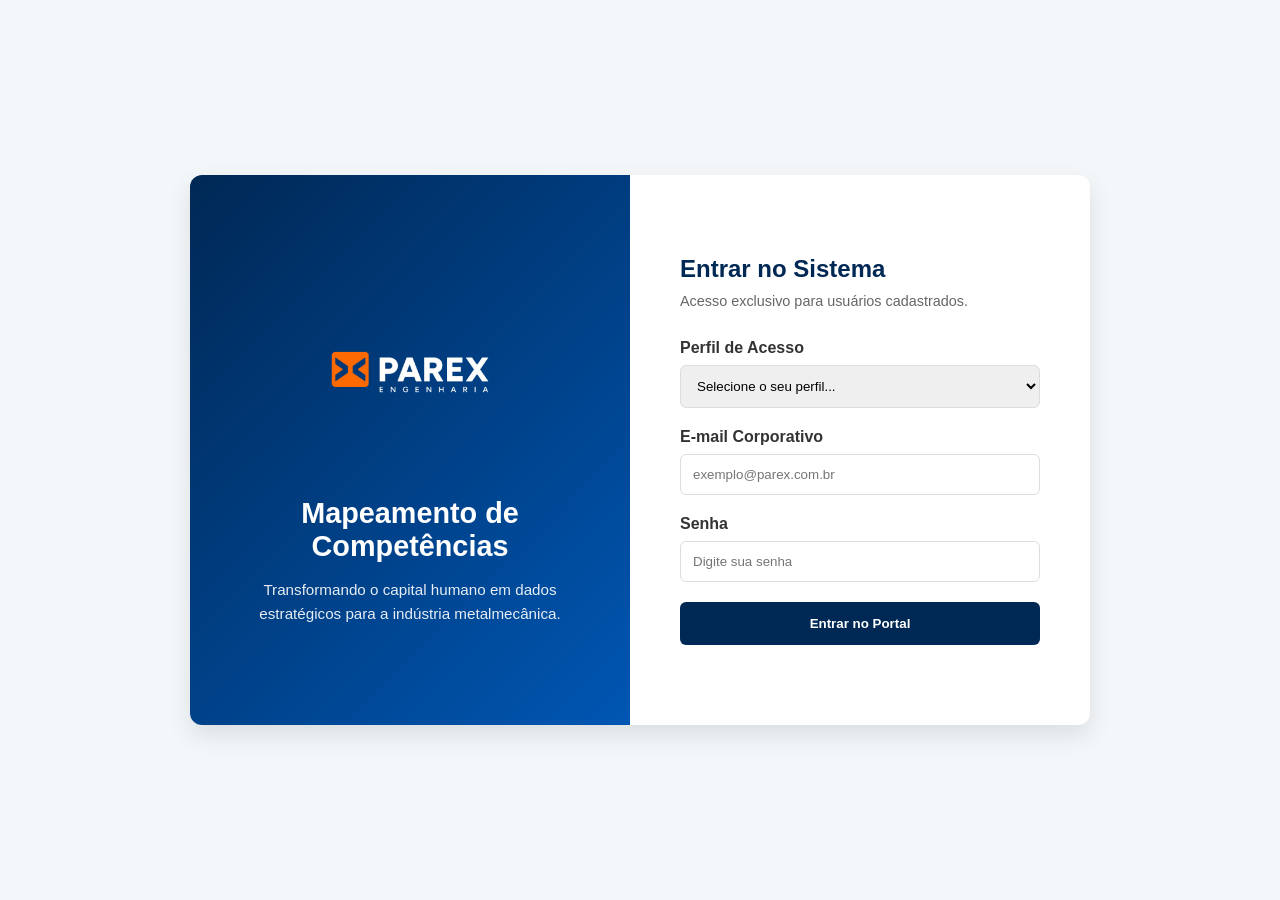
<file: frontend/index.html>
<!DOCTYPE html>
<html lang="pt-BR">
<head>
    <meta charset="UTF-8">
    <meta name="viewport" content="width=device-width, initial-scale=1.0">
    <title>PAREX - Portal de Competências & Aptidões</title>
    <link rel="stylesheet" href="assets/css/global.css">
</head>
<body>

    <div class="login-container">
        <div class="login-branding">
            <div class="branding-content">
                <img src="assets/images/logo-parex.png" alt="PAREX S.A. Logo" class="logo-industria">
                <h1>Mapeamento de Competências</h1>
                <p>Transformando o capital humano em dados estratégicos para a indústria metalmecânica.</p>
            </div>
        </div>

        <div class="login-box">
            <h2>Entrar no Sistema</h2>
            <p class="subtitle">Acesso exclusivo para usuários cadastrados.</p>

            <form id="formLogin" action="#" method="POST">
                <div class="input-group">
                    <label for="perfil">Perfil de Acesso</label>
                    <select id="perfil" name="perfil" required>
                        <option value="" disabled selected>Selecione o seu perfil...</option>
                        <option value="admin">Administrador de T.I.</option>
                        <option value="gestor">Gestor de RH</option>
                        <option value="colaborador">Colaborador</option>
                    </select>
                </div>

                <div class="input-group">
                    <label for="email">E-mail Corporativo</label>
                    <input type="email" id="email" name="email" placeholder="exemplo@parex.com.br" required autocomplete="username" pattern="^[^@\s]+@parex\.com\.br$" title="Use um e-mail corporativo do domínio @parex.com.br">
                </div>

                <div class="input-group">
                    <label for="password">Senha</label>
                    <input type="password" id="password" name="password" placeholder="Digite sua senha" required autocomplete="current-password">
                </div>

                <button type="submit" class="btn-login">Entrar no Portal</button>
            </form>
        </div>
    </div>

    <script src="assets/js/login.js"></script>
</body>
</html>
</file>
<file: frontend/assets/css/global.css>
/* Configurações Globais */
* {
    margin: 0;
    padding: 0;
    box-sizing: border-box;
    font-family: 'Segoe UI', Tahoma, Geneva, Verdana, sans-serif;
}

:root {
    --primary-color: #002855; /* Azul Industrial PAREX */
    --secondary-color: #0056b3;
    --text-dark: #333;
    --text-light: #666;
    --white: #ffffff;
    --bg-gray: #f4f7f9;
}

body {
    background-color: var(--bg-gray);
    height: 100vh;
    display: flex;
    align-items: center;
    justify-content: center;
}

/* Container de Login */
.login-container {
    display: flex;
    width: 900px;
    height: 550px;
    background: var(--white);
    border-radius: 12px;
    box-shadow: 0 10px 25px rgba(0,0,0,0.1);
    overflow: hidden;
}

/* Lado Esquerdo: Branding */
.login-branding {
    flex: 1;
    background: linear-gradient(135deg, var(--primary-color), var(--secondary-color));
    color: var(--white);
    padding: 40px;
    display: flex;
    flex-direction: column;
    justify-content: center;
    text-align: center;
}

.logo-industria {
    width: 300px;
    margin-bottom: 20px;
}

.login-branding h1 {
    font-size: 1.8rem;
    margin-bottom: 15px;
}

.login-branding p {
    font-size: 0.95rem;
    line-height: 1.6;
    opacity: 0.9;
}

/* Lado Direito: Formulário */
.login-box {
    flex: 1;
    padding: 50px;
    display: flex;
    flex-direction: column;
    justify-content: center;
}

.login-box h2 {
    color: var(--primary-color);
    margin-bottom: 10px;
}

.subtitle {
    color: var(--text-light);
    margin-bottom: 30px;
    font-size: 0.9rem;
}

.login-notice {
    color: var(--text-light);
    font-size: 0.82rem;
    line-height: 1.5;
    margin-top: 18px;
    padding-top: 16px;
    border-top: 1px solid #e5e7eb;
}

/* Formulário e Inputs */
.input-group {
    margin-bottom: 20px;
}

.input-group label {
    display: block;
    margin-bottom: 8px;
    font-weight: 600;
    color: var(--text-dark);
}

.input-group input, .input-group select {
    width: 100%;
    padding: 12px;
    border: 1px solid #ddd;
    border-radius: 6px;
    outline: none;
    transition: border-color 0.3s;
}

.input-group input:focus {
    border-color: var(--secondary-color);
}

.label-row {
    display: flex;
    justify-content: space-between;
}

.forgot-link {
    font-size: 0.8rem;
    color: var(--secondary-color);
    text-decoration: none;
}

/* Botão de Login */
.btn-login {
    width: 100%;
    padding: 14px;
    background-color: var(--primary-color);
    color: var(--white);
    border: none;
    border-radius: 6px;
    font-weight: bold;
    cursor: pointer;
    transition: background 0.3s;
}

.btn-login:hover {
    background-color: var(--secondary-color);
}

/* Modais e Utilitários */
.hidden { display: none; }

.modal-recovery.hidden {
    display: none;
}

.modal-recovery {
    position: fixed;
    top: 0; left: 0; width: 100%; height: 100%;
    background: rgba(0,0,0,0.5);
    display: flex;
    align-items: center;
    justify-content: center;
}

.modal-content {
    background: var(--white);
    padding: 26px 28px 24px;
    border-radius: 18px;
    width: min(100%, 440px);
    max-height: 90vh;
    overflow-y: auto;
    box-shadow: 0 22px 60px rgba(15, 23, 42, 0.18);
}

.modal-header {
    display: flex;
    align-items: center;
    gap: 14px;
    margin-bottom: 22px;
}

.modal-avatar {
    width: 46px;
    height: 46px;
    border-radius: 50%;
    display: inline-flex;
    align-items: center;
    justify-content: center;
    background: rgba(59, 130, 246, 0.14);
    color: var(--primary-color);
    font-size: 1.4rem;
}

.modal-title-group h3 {
    margin: 0;
    font-size: 1.3rem;
}

.modal-title-group p {
    margin: 4px 0 0;
    color: var(--text-light);
    font-size: 0.94rem;
}

.modal-footer {
    display: flex;
    justify-content: flex-end;
    gap: 12px;
    margin-top: 20px;
}

.btn-secondary {
    background: #f1f5f9;
    color: var(--text-dark);
    border: 1px solid #cbd5e1;
    padding: 10px 16px;
    border-radius: 8px;
    font-weight: 700;
}

.btn-secondary:hover {
    background: #e2e8f0;
}

.close-modal, .close-modal-cadastro {
    float: right;
    font-size: 28px;
    font-weight: bold;
    color: #aaa;
    cursor: pointer;
    transition: color 0.3s;
}

.close-modal:hover, .close-modal-cadastro:hover {
    color: var(--primary-color);
}

.modal-content h3 {
    color: var(--primary-color);
    margin-bottom: 10px;
}

.modal-content p {
    color: var(--text-light);
    font-size: 0.9rem;
    margin-bottom: 20px;
}

.btn-recovery {
    width: 100%;
    padding: 12px;
    background-color: var(--secondary-color);
    color: var(--white);
    border: none;
    border-radius: 6px;
    font-weight: bold;
    cursor: pointer;
    transition: background 0.3s;
    margin-top: 10px;
}

.btn-recovery:hover {
    background-color: var(--primary-color);
}

/* Link de Cadastro */
.cadastro-link {
    text-align: center;
    margin-top: 20px;
    padding-top: 15px;
    border-top: 1px solid #eee;
}

.cadastro-link p {
    color: var(--text-light);
    font-size: 0.9rem;
}

.cadastro-link a {
    color: var(--secondary-color);
    text-decoration: none;
    font-weight: bold;
    transition: color 0.3s;
}

.cadastro-link a:hover {
    color: var(--primary-color);
}

.cadastro-voltar {
    text-align: center;
    margin-top: 15px;
    padding-top: 15px;
    border-top: 1px solid #eee;
}

.cadastro-voltar p {
    color: var(--text-light);
    font-size: 0.9rem;
}

.cadastro-voltar a {
    color: var(--secondary-color);
    text-decoration: none;
    font-weight: bold;
    transition: color 0.3s;
}

.cadastro-voltar a:hover {
    color: var(--primary-color);
}

@media (max-width: 760px) {
    body {
        height: auto;
        min-height: 100vh;
        padding: 20px;
    }

    .login-container {
        width: 100%;
        height: auto;
        flex-direction: column;
    }

    .login-branding,
    .login-box {
        padding: 32px 24px;
    }

    .logo-industria {
        width: min(260px, 80%);
    }
}
</file>
<file: frontend/assets/css/admin.css>
body.admin-page {
    display: block;
    min-height: 100vh;
    background: #f4f7f9;
    color: var(--text-dark);
}

.admin-header {
    background: linear-gradient(135deg, #002855, #0056b3);
    color: var(--white);
    padding: 26px 20px;
}

.admin-header-inner {
    max-width: 1180px;
    margin: 0 auto;
    display: flex;
    justify-content: space-between;
    align-items: center;
    gap: 18px;
    flex-wrap: wrap;
}

.admin-header-actions {
    display: flex;
    align-items: center;
    gap: 12px;
}

.btn-icon {
    display: inline-flex;
    align-items: center;
    justify-content: center;
    gap: 10px;
    padding: 12px 16px;
    border-radius: 999px;
    border: 1px solid rgba(255, 255, 255, 0.22);
    background: rgba(255, 255, 255, 0.14);
    color: #ffffff;
    font-size: 0.95rem;
    font-weight: 700;
    cursor: pointer;
    transition: background 0.2s, transform 0.2s, box-shadow 0.2s;
}

.btn-icon-symbol {
    font-size: 1.1rem;
}

.btn-icon-label {
    white-space: nowrap;
}

.btn-icon:hover {
    background: rgba(255, 255, 255, 0.24);
    transform: translateY(-1px);
    box-shadow: 0 8px 20px rgba(0, 0, 0, 0.12);
}

.table-toolbar {
    display: flex;
    justify-content: flex-end;
    margin-bottom: 18px;
}

.search-input {
    width: 100%;
    max-width: 320px;
    padding: 12px 16px;
    border-radius: 999px;
    border: 1px solid #d1d5db;
    background: #f8fafc;
    color: var(--text-dark);
    transition: border-color 0.2s, box-shadow 0.2s;
}

.search-input:focus {
    outline: none;
    border-color: rgba(59, 130, 246, 0.8);
    box-shadow: 0 0 0 4px rgba(59, 130, 246, 0.08);
}

.admin-label,
.section-kicker {
    font-size: 0.78rem;
    text-transform: uppercase;
    letter-spacing: 0.08em;
    font-weight: 700;
}

.admin-label {
    opacity: 0.82;
}

.admin-header h1 {
    margin: 6px 0;
    font-size: 1.8rem;
}

.admin-subtitle {
    opacity: 0.9;
}

.admin-main {
    max-width: 1180px;
    margin: 28px auto 48px;
    padding: 0 20px;
    display: grid;
    gap: 24px;
}

.admin-panel {
    background: var(--white);
    border: 1px solid #e5e7eb;
    border-radius: 8px;
    padding: 24px;
    box-shadow: 0 6px 18px rgba(0, 40, 85, 0.06);
}

.section-title {
    display: flex;
    justify-content: space-between;
    align-items: center;
    gap: 12px;
    margin-bottom: 20px;
    flex-wrap: wrap;
}

.section-kicker {
    color: var(--secondary-color);
    margin-bottom: 4px;
}

.section-title h2 {
    color: var(--primary-color);
    font-size: 1.35rem;
}

.form-grid {
    display: grid;
    grid-template-columns: repeat(2, minmax(0, 1fr));
    gap: 18px;
}

.form-hint {
    color: var(--text-light);
    font-size: 0.85rem;
    margin: 4px 0 18px;
}

.btn-primary,
.btn-outline,
.btn-light,
.btn-danger,
.btn-edit {
    border: 0;
    border-radius: 6px;
    cursor: pointer;
    font-weight: 700;
    transition: background 0.2s, opacity 0.2s, color 0.2s;
}

.btn-primary {
    background: var(--primary-color);
    color: var(--white);
    padding: 12px 18px;
}

.btn-primary:hover {
    background: var(--secondary-color);
}

.btn-outline {
    background: transparent;
    color: var(--white);
    border: 2px solid rgba(255, 255, 255, 0.72);
    padding: 10px 18px;
}

.btn-outline:hover {
    background: rgba(255, 255, 255, 0.14);
}

.btn-light {
    background: #e8f1ff;
    color: var(--primary-color);
    padding: 10px 14px;
}

.btn-edit,
.btn-danger {
    padding: 8px 12px;
    font-size: 0.82rem;
}

.btn-edit {
    background: #e8f1ff;
    color: var(--primary-color);
}

.btn-danger {
    background: #fee2e2;
    color: #991b1b;
}

.table-wrapper {
    overflow-x: auto;
}

.admin-table {
    width: 100%;
    border-collapse: collapse;
    font-size: 0.92rem;
}

.admin-table th,
.admin-table td {
    padding: 13px 14px;
    border-bottom: 1px solid #e5e7eb;
    text-align: left;
    vertical-align: middle;
}

.admin-table th {
    background: #f8fafc;
    color: var(--primary-color);
}

.perfil-badge,
.total-badge {
    display: inline-block;
    border-radius: 999px;
    padding: 5px 10px;
    font-size: 0.78rem;
    font-weight: 700;
}

.perfil-badge {
    background: #e8f1ff;
    color: var(--primary-color);
}

.perfil-badge.gestor {
    background: #e8fff3;
    color: #0f766e;
}

.total-badge {
    background: #f1f5f9;
    color: #475569;
}

.actions-cell {
    display: flex;
    gap: 8px;
    flex-wrap: wrap;
}

.empty-row {
    text-align: center;
    color: var(--text-light);
}

.admin-toast {
    position: fixed;
    right: 24px;
    bottom: 24px;
    background: #111827;
    color: var(--white);
    padding: 13px 16px;
    border-radius: 8px;
    box-shadow: 0 8px 22px rgba(0, 0, 0, 0.18);
    z-index: 20;
}

.gestor-options {
    grid-template-columns: repeat(2, minmax(0, 1fr));
}

.option-card {
    min-height: 220px;
    display: flex;
    flex-direction: column;
    align-items: flex-start;
}

.option-card h2 {
    color: var(--primary-color);
    margin-bottom: 12px;
}

.option-card p:not(.section-kicker) {
    color: var(--text-light);
    line-height: 1.6;
    margin-bottom: 24px;
}

.option-link {
    margin-top: auto;
    display: inline-block;
    background: var(--primary-color);
    color: var(--white);
    text-decoration: none;
    font-weight: 700;
    padding: 12px 16px;
    border-radius: 6px;
}

.option-link:hover {
    background: var(--secondary-color);
}

@media (max-width: 760px) {
    .form-grid {
        grid-template-columns: 1fr;
    }

    .gestor-options {
        grid-template-columns: 1fr;
    }

    .admin-panel {
        padding: 20px 16px;
    }
}
</file>
